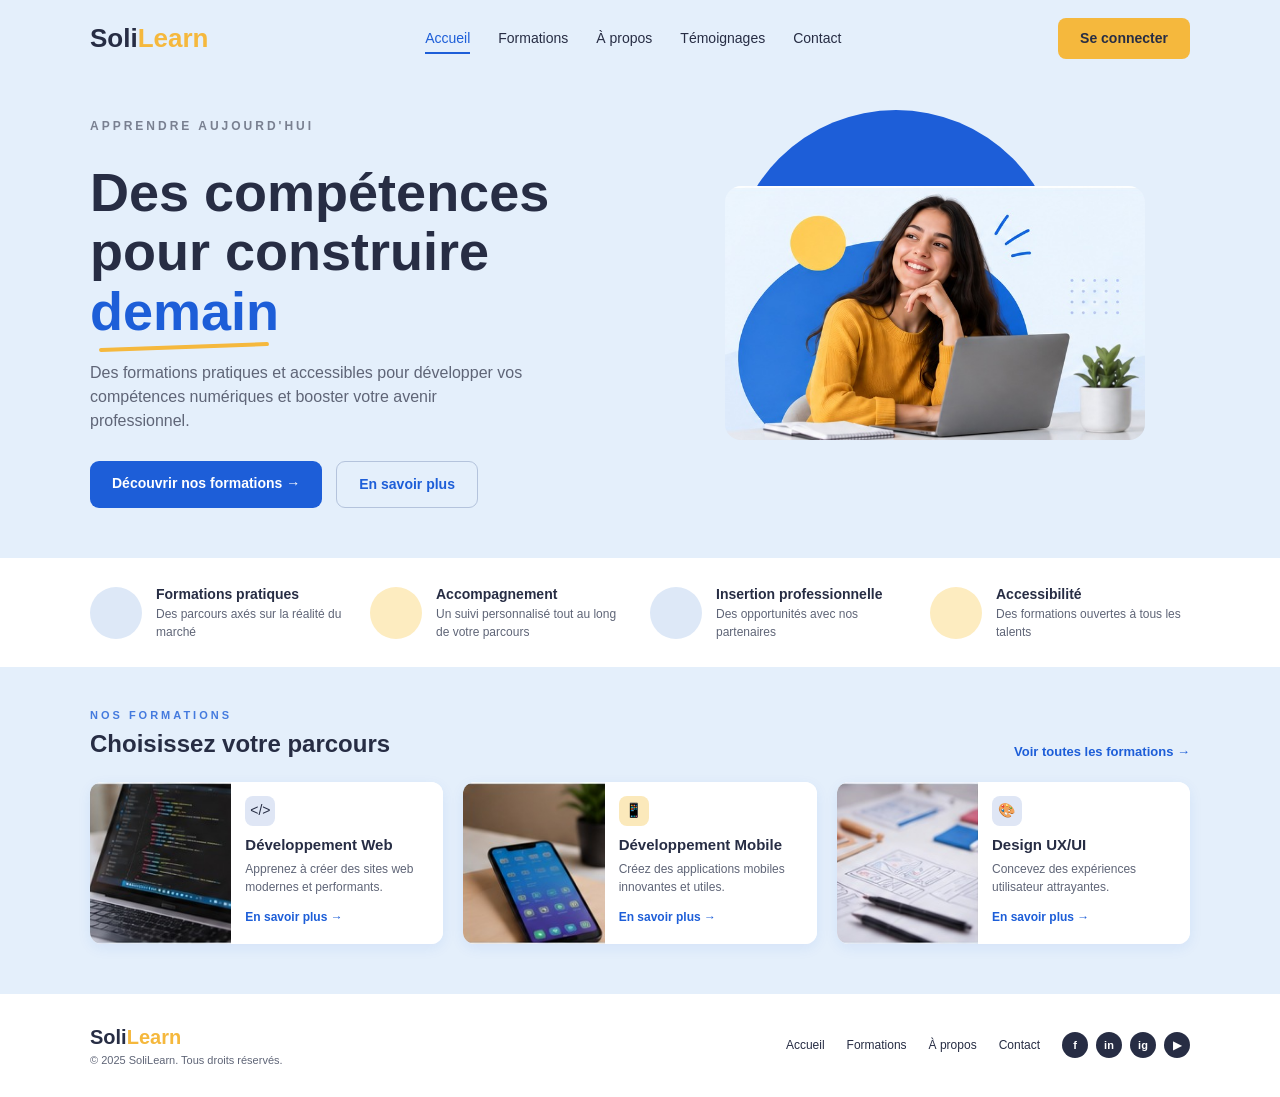
<file: Prototype/index.html>
<!DOCTYPE html>
<html lang="fr">
<head>
  <meta charset="UTF-8">
  <meta name="viewport" content="width=device-width, initial-scale=1">
  <title>SoliLearn</title>
  <link rel="preconnect" href="https://fonts.googleapis.com">
  <link href="https://fonts.googleapis.com/css2?family=Poppins:wght@400;500;600;700;800&display=swap" rel="stylesheet">
  <link rel="stylesheet" href="style.css">
</head>
<body>

<!-- Header -->
<header>
  <div class="container nav">
    <a href="#" class="logo">Soli<span>Learn</span></a>
    <ul>
      <li><a href="#" class="active">Accueil</a></li>
      <li><a href="#">Formations</a></li>
      <li><a href="#">À propos</a></li>
      <li><a href="#">Témoignages</a></li>
      <li><a href="#">Contact</a></li>
    </ul>
    <a href="#" class="btn-login">Se connecter</a>
  </div>
</header>

<!-- Hero -->
<section class="hero">
  <div class="container hero-inner">
    <div>
      <p class="eyebrow">Apprendre aujourd'hui</p>
      <h1>Des compétences pour construire <em>demain</em></h1>
      <p>Des formations pratiques et accessibles pour développer vos compétences numériques et booster votre avenir professionnel.</p>
      <div class="hero-btns">
        <a href="#" class="btn btn-primary">Découvrir nos formations →</a>
        <a href="#" class="btn btn-outline">En savoir plus</a>
      </div>
    </div>

    <div class="hero-visual">
             <!-- photo  -->

      <img src="hero-reference.jpg" alt="Étudiante devant son ordinateur">
    </div>
  </div>
</section>


<!-- Features -->
<section class="features">
  <div class="container features-grid">
    <div class="feature">
      <div class="icon blue"></div>
      <div><h3>Formations pratiques</h3><p>Des parcours axés sur la réalité du marché</p></div>
    </div>
    <div class="feature">
      <div class="icon yellow"></div>
      <div><h3>Accompagnement</h3><p>Un suivi personnalisé tout au long de votre parcours</p></div>
    </div>
    <div class="feature">
      <div class="icon blue"></div>
      <div><h3>Insertion professionnelle</h3><p>Des opportunités avec nos partenaires</p></div>
    </div>
    <div class="feature">
      <div class="icon yellow"></div>
      <div><h3>Accessibilité</h3><p>Des formations ouvertes à tous les talents</p></div>
    </div>
  </div>
</section>

<!-- Formations -->
<section class="formations">
  <div class="container">
    <div class="formations-head">
      <div>
        <p class="eyebrow">Nos formations</p>
        <h2>Choisissez votre parcours</h2>
      </div>
      <a href="#" class="link-blue">Voir toutes les formations →</a>
    </div>

    <div class="cards">
      <article class="card">

        <img src="developpement-web-reference.jpg" alt="Développement Web">
        <div class="card-body">
          <div class="card-icon" style="background:#dfe6f5">&lt;/&gt;</div>
          <h3>Développement Web</h3>
          <p>Apprenez à créer des sites web modernes et performants.</p>
          <a href="#">En savoir plus →</a>
        </div>
      </article>

      <article class="card">
   
        
        <img src="developpement-mobile-reference.jpg" alt="Développement Mobile">
        <div class="card-body">
          <div class="card-icon" style="background:#fbe9bb">📱</div>
          <h3>Développement Mobile</h3>
          <p>Créez des applications mobiles innovantes et utiles.</p>
          <a href="#">En savoir plus →</a>
        </div>
      </article>

      <article class="card">
       
        <img src="design-ux-ui-reference.jpg" alt="Design UX/UI">
        <div class="card-body">
          <div class="card-icon" style="background:#dfe6f5">🎨</div>
          <h3>Design UX/UI</h3>
          <p>Concevez des expériences utilisateur attrayantes.</p>
          <a href="#">En savoir plus →</a>
        </div>
      </article>
    </div>
  </div>
</section>

<!-- Footer -->
<footer>
  <div class="container footer-inner">
    <div>
      <a href="#" class="logo" style="font-size:20px">Soli<span>Learn</span></a>
      <small>© 2025 SoliLearn. Tous droits réservés.</small>
    </div>
    <div class="footer-links">
      <a href="#">Accueil</a>
      <a href="#">Formations</a>
      <a href="#">À propos</a>
      <a href="#">Contact</a>
      <div class="socials">
        <a href="#">f</a><a href="#">in</a><a href="#">ig</a><a href="#">▶</a>
      </div>
    </div>
  </div>
</footer>

</body>
</html>
</file>
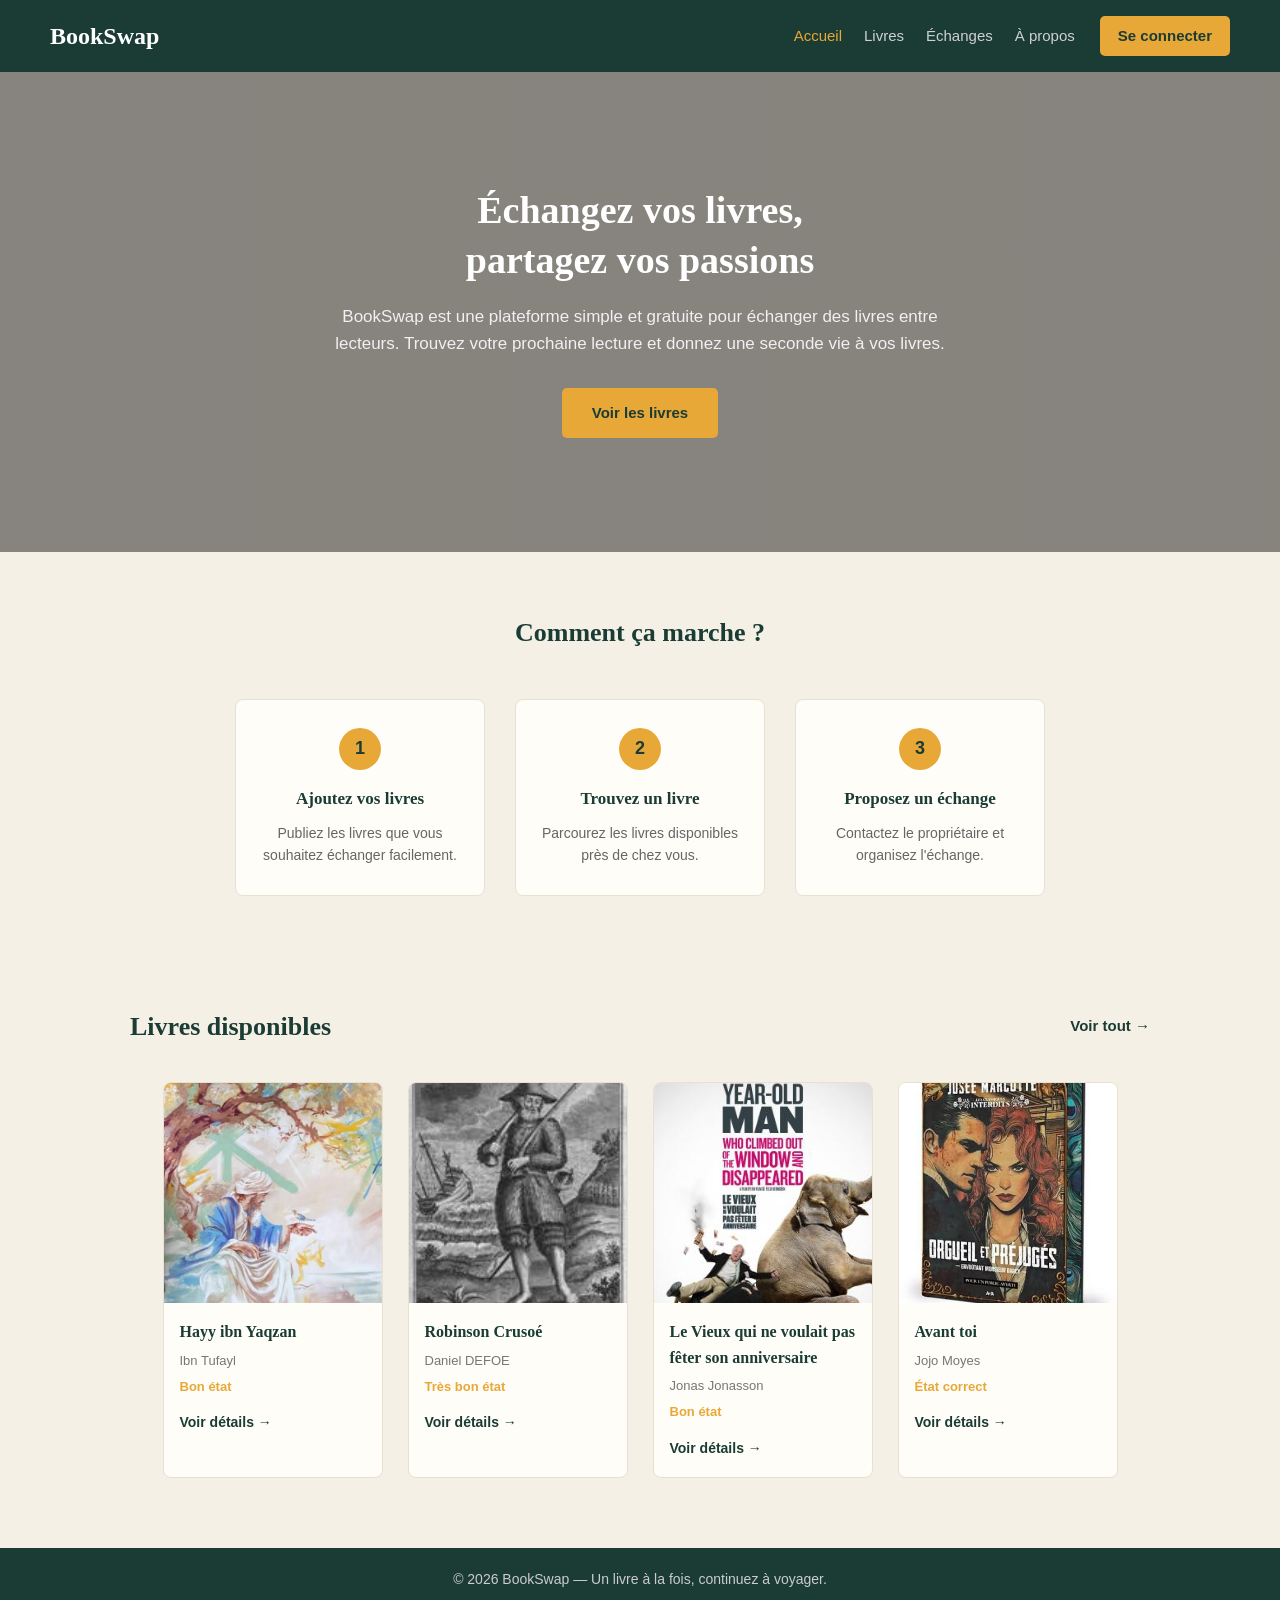
<file: Realisation/la page d'accueil-BookSwap/index.html>
<!DOCTYPE html>
<html lang="fr">
<head>
    <meta charset="UTF-8">
    <meta name="viewport" content="width=device-width, initial-scale=1.0">
    <title>BookSwap - Accueil</title>
    <link rel="stylesheet" href="style.css">
</head>
<body>

    <!-- Header -->
    <header>
        <div class="logo">BookSwap</div>
        <nav>
            <a href="#" class="active">Accueil</a>
            <a href="#">Livres</a>
            <a href="#">Échanges</a>
            <a href="#">À propos</a>
            <a href="#" class="btn-login">Se connecter</a>
        </nav>
    </header>

    <!-- Hero avec texte au milieu de l'image -->
    <section class="hero">
        <div class="hero-content">
            <h1>Échangez vos livres,<br>partagez vos passions</h1>
            <p>BookSwap est une plateforme simple et gratuite pour échanger des livres entre lecteurs. Trouvez votre prochaine lecture et donnez une seconde vie à vos livres.</p>
            <a href="#" class="btn">Voir les livres</a>
        </div>
    </section>

    <!-- Comment ça marche -->
    <section class="how-it-works">
        <h2>Comment ça marche ?</h2>
        <div class="steps">
            <div class="step">
                <div class="step-number">1</div>
                <h3>Ajoutez vos livres</h3>
                <p>Publiez les livres que vous souhaitez échanger facilement.</p>
            </div>
            <div class="step">
                <div class="step-number">2</div>
                <h3>Trouvez un livre</h3>
                <p>Parcourez les livres disponibles près de chez vous.</p>
            </div>
            <div class="step">
                <div class="step-number">3</div>
                <h3>Proposez un échange</h3>
                <p>Contactez le propriétaire et organisez l'échange.</p>
            </div>
        </div>
    </section>

    <!-- Livres disponibles -->
    <section class="livres">
        <div class="section-header">
            <h2>Livres disponibles</h2>
            <a href="#" class="voir-tout">Voir tout →</a>
        </div>

        <div class="livres-grid">
            <div class="livre-card">
                <div class="livre-img">
                    <img src="couverture.jpg" alt="Hayy ibn Yaqzan">
                </div>
                <div class="livre-info">
                    <h3>Hayy ibn Yaqzan</h3>
                    <p class="auteur">Ibn Tufayl</p>
                    <p class="etat">Bon état</p>
                    <a href="#" class="details-link">Voir détails →</a>
                </div>
            </div>

            <div class="livre-card">
                <div class="livre-img">
                    <img src="images.jpg" alt="Robinson Crusoé">
                </div>
                <div class="livre-info">
                    <h3>Robinson Crusoé</h3>
                    <p class="auteur">Daniel DEFOE</p>
                    <p class="etat">Très bon état</p>
                    <a href="#" class="details-link">Voir détails →</a>
                </div>
            </div>

            <div class="livre-card">
                <div class="livre-img">
                    <img src="7603_thumb_1743.jpg" alt="Le Vieux qui ne voulait pas fêter son anniversaire">
                </div>
                <div class="livre-info">
                    <h3>Le Vieux qui ne voulait pas fêter son anniversaire</h3>
                    <p class="auteur">Jonas Jonasson</p>
                    <p class="etat">Bon état</p>
                    <a href="#" class="details-link">Voir détails →</a>
                </div>
            </div>

            <div class="livre-card">
                <div class="livre-img">
                    <img src="images (2).jpg" alt="Avant toi">
                </div>
                <div class="livre-info">
                    <h3>Avant toi</h3>
                    <p class="auteur">Jojo Moyes</p>
                    <p class="etat">État correct</p>
                    <a href="#" class="details-link">Voir détails →</a>
                </div>
            </div>
        </div>
    </section>

    <!-- Footer -->
    <footer>
        <p>© 2026 BookSwap — Un livre à la fois, continuez à voyager.</p>
    </footer>

</body>
</html>
</file>
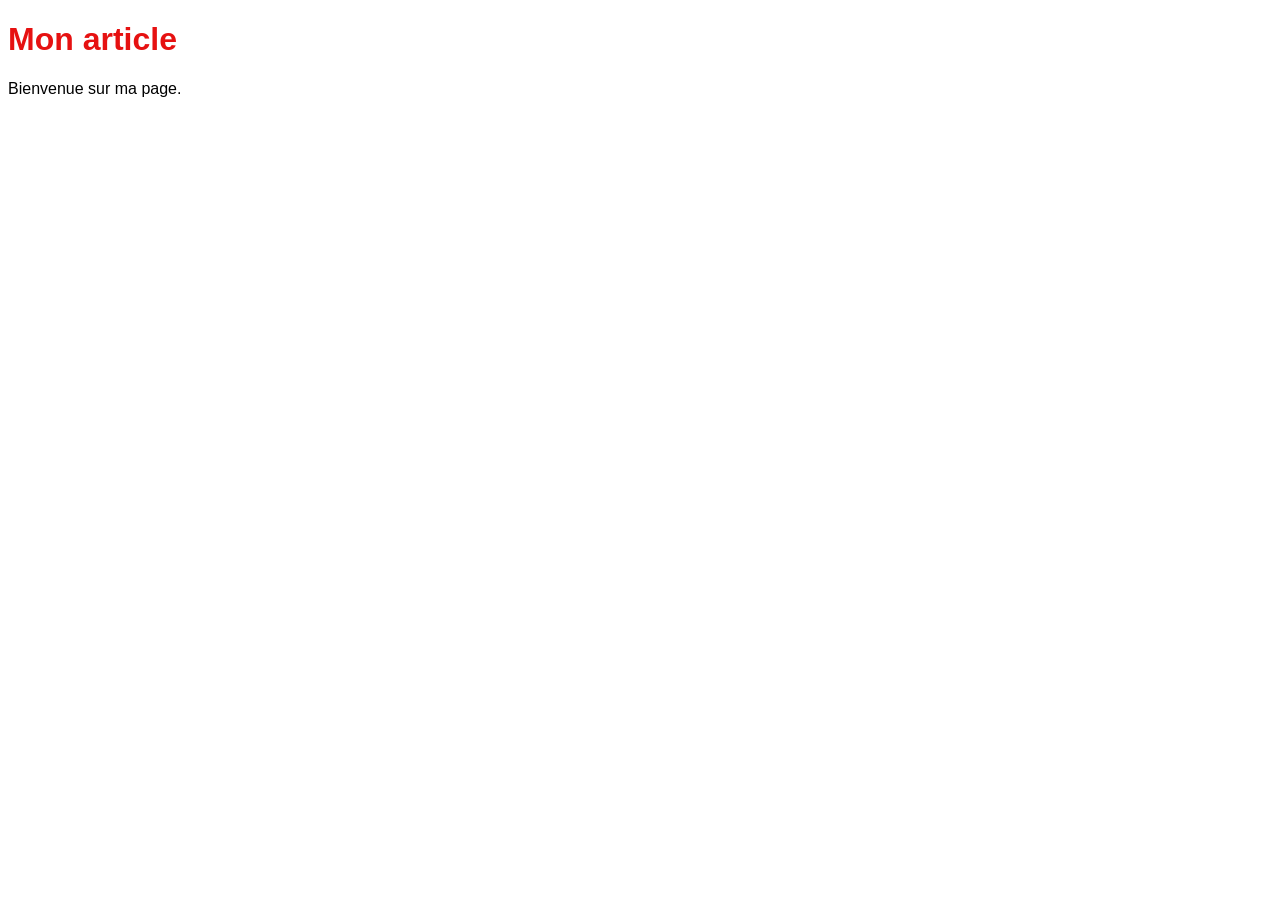
<file: Tutos/T.125.111/index.html>
<!DOCTYPE html>
<html lang="fr">
<head>
    <meta charset="UTF-8">
    <title>Mon article</title>
    <link rel="stylesheet" href="style.css">
</head>
<body>
    <h1>Mon article</h1>
    <p>Bienvenue sur ma page.</p>

    <script src="script.js" defer></script>
</body>
</html>
</file>
<file: Prototype/style.css>
:root {
    --bg-blue: #e4effb;
  
    --white: #ffffff;

    --blue: #1d5ed8;
    --yellow: #f5b83d;
    --dark: #272d44;
    --muted: #5f6577;
}

* {
    box-sizing: border-box;
    margin: 0;
    padding: 0;
}

body {
    font-family: 'Figtree', sans-serif;
    background: var(--bg-blue);
    color: var(--dark);
    line-height: 1.5;
}

a {
    text-decoration: none;
    color: inherit;
}

img {
    display: block;
    max-width: 100%;
}

.container {
    width: min(1100px, 92%);
    margin: 0 auto;
}

/* ===== Header ===== */
header {
    padding: 18px 0;
    background: var(--bg-blue);
}

.nav {
    display: flex;
    align-items: center;
    justify-content: space-between;
    gap: 20px;
}

.logo {
    font-family: 'Montserrat', sans-serif;
    font-size: 26px;
    font-weight: 700;
    color: var(--dark);
}

.logo span {
    color: var(--yellow);
}

.nav ul {
    display: flex;
    gap: 28px;
    list-style: none;
    font-size: 14px;
    font-weight: 500;
}

.nav ul a {
    padding-bottom: 6px;
}

.nav ul a.active {
    color: var(--blue);
    border-bottom: 2px solid var(--blue);
}

.btn-login {
    background: var(--yellow);
    padding: 10px 22px;
    border-radius: 8px;
    font-size: 14px;
    font-weight: 600;
}

/* ===== Hero ===== */
.hero {
    padding: 40px 0 50px;
    background: var(--bg-blue);
}

.hero-inner {
    display: grid;
    grid-template-columns: 1.1fr 1fr;
    align-items: center;
    gap: 30px;
}

.eyebrow {
    font-size: 12px;
    letter-spacing: 3px;
    color: var(--blue);
    font-weight: 600;
    text-transform: uppercase;
    margin-bottom: 12px;
    opacity: .8;
}

.hero h1 {
    font-family: 'Montserrat', sans-serif;
    font-size: clamp(34px, 5vw, 54px);
    line-height: 1.1;
    font-weight: 800;
    color: var(--dark);
    margin-bottom: 20px;
}

.hero h1 em {
    font-style: normal;
    color: var(--blue);
    position: relative;
    display: inline-block;
}

.hero h1 em::after {
  content: "";
  position: absolute;
  left: 5%;
  width: 90%;
  bottom: -8px;
  height: 4px;
  background: var(--yellow);
  border-radius: 4px;
  transform: rotate(-2deg);
}


.hero p {
    color: var(--muted);
    max-width: 440px;
    margin-bottom: 28px;
}

.hero-btns {
    display: flex;
    gap: 14px;
    flex-wrap: wrap;
}

.btn {
    padding: 12px 22px;
    border-radius: 9px;
    font-size: 14px;
    font-weight: 600;
    display: inline-block;
}

.btn-primary {
    background: var(--blue);
    color: #fff;
}

.btn-outline {
    border: 1px solid #b4c3dc;
    color: var(--blue);
    background: transparent;
}

.hero-visual {
    position: relative;
    display: flex;
    justify-content: center;
}

.hero-visual::before {
    content: "";
    position: absolute;
    width: 330px;
    height: 330px;
    background: var(--blue);
    border-radius: 50%;
    bottom: 0;
    left: 10%;
    z-index: 0;
}

.hero-visual::after {
    content: "";
    position: absolute;
    width: 70px;
    height: 70px;
    background: var(--yellow);
    border-radius: 50%;
    top: 0;
    left: 18%;
    z-index: 0;
}

.hero-visual img {
    position: relative;
    z-index: 1;
    border-radius: 16px;
    width: 100%;
    max-width: 420px;
}

/* ===== Features (أبيض) ===== */
.features {
    background: var(--white);
    padding: 26px 0;
}

.features-grid {
    display: grid;
    grid-template-columns: repeat(4, 1fr);
    gap: 20px;
}

.feature {
    display: flex;
    align-items: center;
    gap: 14px;
}

.icon {
    width: 52px;
    height: 52px;
    border-radius: 50%;
    display: grid;
    place-items: center;
    font-size: 22px;
    flex-shrink: 0;
}

.icon.blue {
    background: #dde8f7;
}

.icon.yellow {
    background: #fdecc0;
}

.feature h3 {
    font-family: 'Montserrat', sans-serif;
    font-size: 14px;
    font-weight: 600;
    color: var(--dark);
}

.feature p {
    font-size: 12px;
    color: var(--muted);
}

/* ===== Formations ===== */
.formations {
    padding: 40px 0 50px;
    background: var(--bg-blue);
}

.formations-head {
    display: flex;
    justify-content: space-between;
    align-items: flex-end;
    margin-bottom: 20px;
}

.formations-head .eyebrow {
    margin-bottom: 2px;
    font-size: 11px;
}

.formations-head h2 {
    font-family: 'Montserrat', sans-serif;
    font-size: 24px;
    font-weight: 700;
}

.link-blue {
    color: var(--blue);
    font-size: 13px;
    font-weight: 600;
}

.cards {
    display: grid;
    grid-template-columns: repeat(3, 1fr);
    gap: 20px;
}

.card {
    display: flex;
    background: var(--white);
    border-radius: 12px;
    overflow: hidden;
    box-shadow: 0 4px 14px rgba(29, 94, 216, .08);
}

.card img {
    width: 40%;
    object-fit: cover;
}

.card-body {
    padding: 14px 14px 16px;
    background: var(--white);
}

.card-icon {
    width: 30px;
    height: 30px;
    border-radius: 8px;
    display: grid;
    place-items: center;
    font-size: 14px;
    margin-bottom: 8px;
}

.card h3 {
    font-family: 'Montserrat', sans-serif;
    font-size: 15px;
    font-weight: 600;
}

.card p {
    font-size: 12px;
    color: var(--muted);
    margin: 4px 0 8px;
}

.card a {
    font-size: 12px;
    font-weight: 600;
    color: var(--blue);
}

/* ===== Footer ===== */
footer {
    padding: 28px 0;
    background: var(--white);
}

.footer-inner {
    display: flex;
    justify-content: space-between;
    align-items: center;
    flex-wrap: wrap;
    gap: 16px;
}

footer small {
    display: block;
    font-size: 11px;
    color: var(--muted);
}

.footer-links {
    display: flex;
    align-items: center;
    gap: 22px;
    font-size: 12px;
}

.socials {
    display: flex;
    gap: 8px;
}

.socials a {
    width: 26px;
    height: 26px;
    border-radius: 50%;
    background: var(--dark);
    color: #fff;
    font-size: 11px;
    font-weight: 700;
    display: grid;
    place-items: center;
}

/* ===== Responsive ===== */
@media (max-width: 900px) {
    .hero-inner {
        grid-template-columns: 1fr;
    }

    .features-grid {
        grid-template-columns: repeat(2, 1fr);
    }

    .cards {
        grid-template-columns: 1fr;
    }

    .nav ul {
        display: none;
    }
}
</file>
<file: Realisation/la page d'accueil-BookSwap/style.css>
* {
    margin: 0;
    padding: 0;
    box-sizing: border-box;
}

body {
    font-family: Arial, Helvetica, sans-serif;
    background-color: #f5f0e6;
    color: #333;
    line-height: 1.6;
}

/* ========== Header ========== */
header {
    background-color: #1a3c34;
    color: white;
    padding: 16px 50px;
    display: flex;
    justify-content: space-between;
    align-items: center;
}

.logo {
    font-size: 24px;
    font-weight: bold;
}

nav {
    display: flex;
    align-items: center;
}

nav a {
    color: #d0d0d0;
    text-decoration: none;
    margin-left: 22px;
    font-size: 15px;
}

nav a:hover,
nav a.active {
    color: #e8a838;
}

/* Bouton Se connecter */
.btn-login {
    background-color: #e8a838 !important;
    color: #1a3c34 !important;
    padding: 8px 18px !important;
    border-radius: 5px;
    font-weight: bold;
    margin-left: 25px !important;
}

.btn-login:hover {
    background-color: #d4952f !important;
}

/* ========== Hero (texte au milieu de l'image) ========== */
.hero {
    background-image: linear-gradient(rgba(0, 0, 0, 0.45), rgba(0, 0, 0, 0.45)), 
                      url('https://images.unsplash.com/photo-1507842217343-583bb7270b66?w=1400&h=600&fit=crop');
    background-size: cover;
    background-position: center;
    height: 480px;
    display: flex;
    align-items: center;
    justify-content: center;
    text-align: center;
    color: white;
}

.hero-content {
    max-width: 700px;
    padding: 0 30px;
}

.hero h1 {
    font-size: 38px;
    line-height: 1.3;
    margin-bottom: 18px;
    color: white;
}

.hero p {
    font-size: 17px;
    margin-bottom: 30px;
    color: #f0f0f0;
}

/* ========== Button ========== */
.btn {
    display: inline-block;
    background-color: #e8a838;
    color: #1a3c34;
    padding: 13px 30px;
    border-radius: 5px;
    text-decoration: none;
    font-weight: bold;
    font-size: 15px;
}

.btn:hover {
    background-color: #d4952f;
}

/* ========== How it works ========== */
.how-it-works {
    padding: 60px 40px;
    text-align: center;
    background-color: #f5f0e6;
}

.how-it-works h2 {
    color: #1a3c34;
    font-size: 26px;
    margin-bottom: 45px;
}

.steps {
    display: flex;
    justify-content: center;
    gap: 30px;
    flex-wrap: wrap;
    max-width: 1000px;
    margin: 0 auto;
}

.step {
    background-color: #fffdf8;
    padding: 28px 22px;
    border-radius: 8px;
    width: 250px;
    border: 1px solid #e8e0d0;
}

.step-number {
    width: 42px;
    height: 42px;
    background-color: #e8a838;
    color: #1a3c34;
    font-size: 18px;
    font-weight: bold;
    border-radius: 50%;
    display: flex;
    align-items: center;
    justify-content: center;
    margin: 0 auto 15px;
}

.step h3 {
    color: #1a3c34;
    margin-bottom: 10px;
    font-size: 17px;
}

.step p {
    color: #666;
    font-size: 14px;
}

/* ========== Livres ========== */
.livres {
    padding: 50px 40px 70px;
    max-width: 1100px;
    margin: 0 auto;
}

.section-header {
    display: flex;
    justify-content: space-between;
    align-items: center;
    margin-bottom: 35px;
}

.section-header h2 {
    color: #1a3c34;
    font-size: 26px;
}

.voir-tout {
    color: #1a3c34;
    text-decoration: none;
    font-weight: bold;
    font-size: 15px;
}

.voir-tout:hover {
    color: #e8a838;
}

.livres-grid {
    display: flex;
    gap: 25px;
    flex-wrap: wrap;
    justify-content: center;
}

.livre-card {
    background-color: #fffdf8;
    border-radius: 8px;
    width: 220px;
    border: 1px solid #e8e0d0;
    overflow: hidden;
}

.livre-img img {
    width: 100%;
    height: 220px;
    object-fit: cover;
    display: block;
    background-color: #ddd;
}

.livre-info {
    padding: 16px;
}

.livre-info h3 {
    font-size: 16px;
    color: #1a3c34;
    margin-bottom: 6px;
}

.auteur {
    font-size: 13px;
    color: #777;
    margin-bottom: 5px;
}

.etat {
    font-size: 13px;
    color: #888;
    margin-bottom: 12px;
}

.details-link {
    color: #1a3c34;
    text-decoration: none;
    font-size: 14px;
    font-weight: bold;
}

.details-link:hover {
    color: #e8a838;
}

/* ========== Footer ========== */
footer {
    background-color: #1a3c34;
    color: #ccc;
    text-align: center;
    padding: 20px;
    font-size: 14px;
}
.etat {
    font-size: 13px;
    color: #e8a838;      /* أصفر */
    font-weight: bold;
    margin-bottom: 12px;
}

h1, h2, h3, .logo {
    font-family: Georgia, "Times New Roman", serif;
}
</file>
<file: Tutos/T.125.111/style.css>
body {
    font-family: Arial, sans-serif;
}

h1 {
    color: #e61111;
}
</file>
